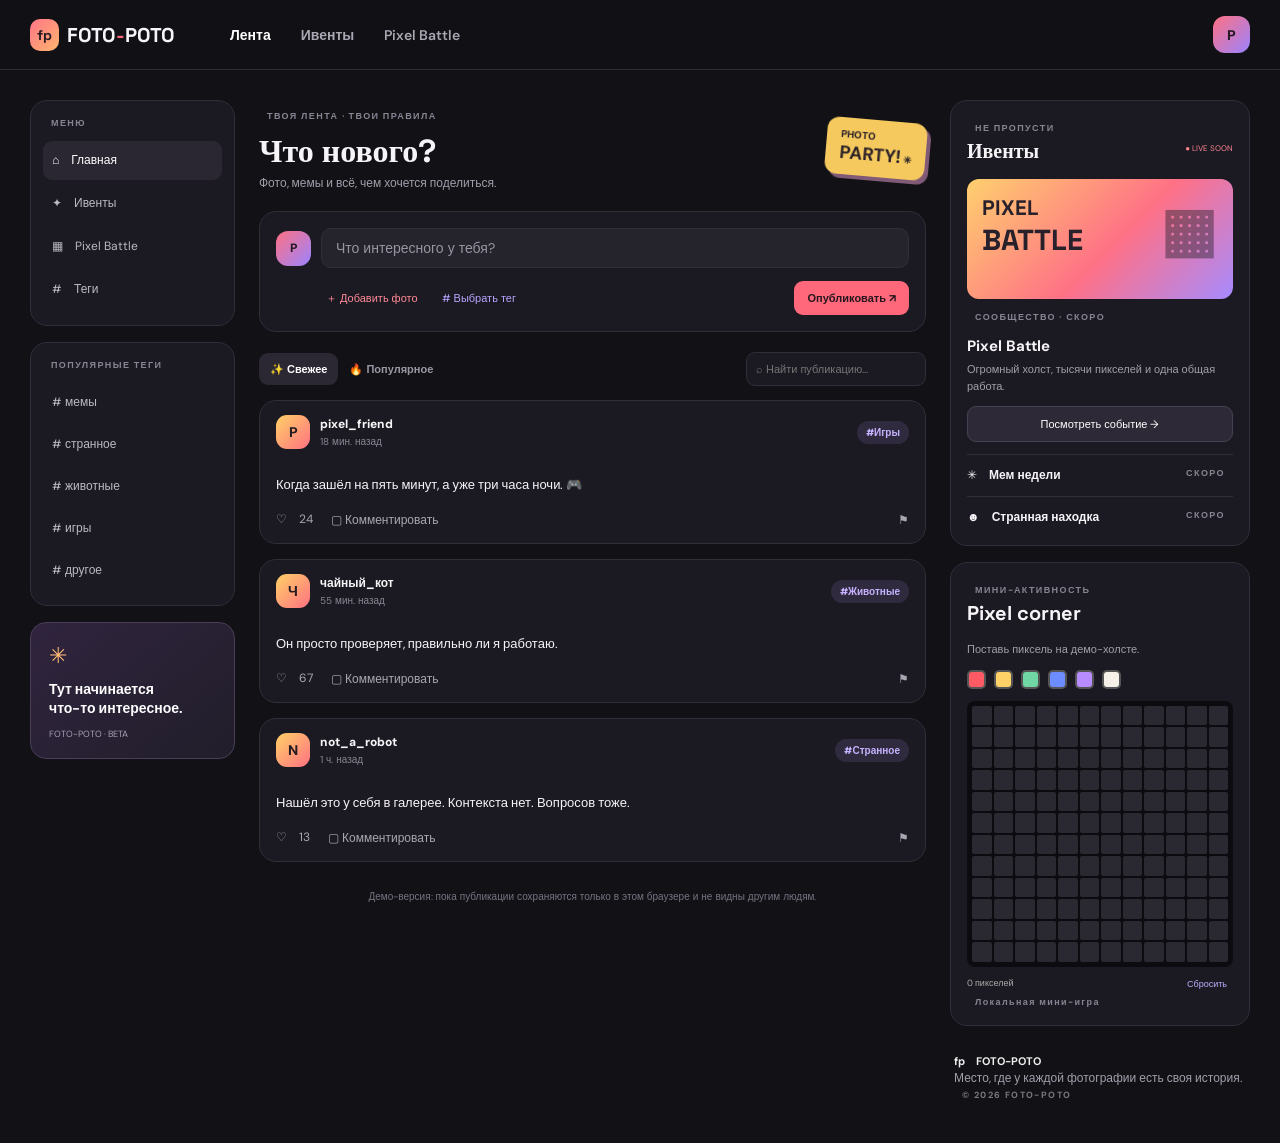
<file: foto-poto/index.html>
<!doctype html>
<html lang="ru"><head><meta charset="utf-8"><meta name="viewport" content="width=device-width,initial-scale=1"><meta name="theme-color" content="#111116"><meta name="description" content="FOTO-POTO — фото, мемы, теги и события."><title>FOTO-POTO — твоя фотолента</title><link rel="stylesheet" href="styles.css"></head>
<body>
<header class="topbar"><a class="brand" href="#"><span class="brand-icon">fp</span>FOTO<span class="dash">-</span>POTO</a><nav><a class="active" href="#feed">Лента</a><a href="#events">Ивенты</a><a href="#pixel">Pixel Battle</a></nav><button class="avatar" id="profileBtn">P</button></header>
<main class="layout"><aside class="left"><section class="side card"><small>МЕНЮ</small><a class="selected" href="#feed">⌂　Главная</a><a href="#events">✦　Ивенты</a><a href="#pixel">▦　Pixel Battle</a><a href="#tags">#　Теги</a></section><section class="side card" id="tags"><small>ПОПУЛЯРНЫЕ ТЕГИ</small><button data-filter="Мемы"># мемы</button><button data-filter="Странное"># странное</button><button data-filter="Животные"># животные</button><button data-filter="Игры"># игры</button><button data-filter="Другое"># другое</button></section><div class="side-note">✳<b>Тут начинается<br>что-то интересное.</b><small>FOTO-POTO · BETA</small></div></aside>
<section class="feed" id="feed"><div class="welcome"><div><small>ТВОЯ ЛЕНТА · ТВОИ ПРАВИЛА</small><h1>Что нового?</h1><p>Фото, мемы и всё, чем хочется поделиться.</p></div><div class="sticker">PHOTO<br><b>PARTY!</b> ✳</div></div>
<section class="composer card"><div class="compose-row"><div class="avatar mini">P</div><button id="openComposer" class="prompt">Что интересного у тебя?</button></div><div class="compose-actions"><button id="openComposer2">＋ Добавить фото</button><button id="tagFocus"># Выбрать тег</button><button class="publish" id="publishTop">Опубликовать ↗</button></div></section>
<div class="toolbar"><div><button class="tab active" data-sort="new">✨ Свежее</button><button class="tab" data-sort="popular">🔥 Популярное</button></div><input id="searchInput" placeholder="⌕ Найти публикацию..."></div><div id="activeFilter" class="filter-status hidden"><span id="filterName"></span><button id="clearFilter">×</button></div><div id="posts" class="posts"></div><div id="emptyFeed" class="empty hidden">📷<b>Пока здесь тихо</b><p>Добавь фотографию и начни историю.</p><button class="primary" id="emptyCreate">Создать публикацию</button></div><p class="demo-note">Демо-версия: пока публикации сохраняются только в этом браузере и не видны другим людям.</p></section>
<aside class="right"><section class="card event-card" id="events"><div class="section-top"><div><small>НЕ ПРОПУСТИ</small><h2>Ивенты</h2></div><span class="live">● LIVE SOON</span></div><div class="event-art">PIXEL<br><b>BATTLE</b><span>▦</span></div><small>СООБЩЕСТВО · СКОРО</small><h3>Pixel Battle</h3><p>Огромный холст, тысячи пикселей и одна общая работа.</p><button class="wide" id="joinPixel">Посмотреть событие →</button><div class="mini-event">✳　<b>Мем недели</b><small>СКОРО</small></div><div class="mini-event">☻　<b>Странная находка</b><small>СКОРО</small></div></section>
<section class="card pixel-card" id="pixel"><small>МИНИ-АКТИВНОСТЬ</small><h2>Pixel corner</h2><p>Поставь пиксель на демо-холсте.</p><div class="swatches" id="swatches"><button data-color="#ff5b65" style="background:#ff5b65"></button><button data-color="#ffd166" style="background:#ffd166"></button><button data-color="#70d6a4" style="background:#70d6a4"></button><button data-color="#6d8cff" style="background:#6d8cff"></button><button data-color="#b78cff" style="background:#b78cff"></button><button data-color="#f5f1e8" style="background:#f5f1e8"></button></div><div class="pixel-grid" id="pixelGrid"></div><div class="pixel-foot"><span id="pixelCount">0 пикселей</span><button id="clearPixels">Сбросить</button></div><small>Локальная мини-игра</small></section><div class="about"><b>fp　FOTO-POTO</b><p>Место, где у каждой фотографии есть своя история.</p><small>© 2026 FOTO-POTO</small></div></aside></main>
<dialog id="createDialog"><form id="postForm"><div class="dialog-head"><div><small>НОВАЯ ПУБЛИКАЦИЯ</small><h2>Покажи, что нашёл</h2></div><button type="button" id="closeCreate" class="close">×</button></div><label class="drop" id="dropZone" for="photoInput"><input id="photoInput" type="file" accept="image/*" hidden><span>＋</span><b>Выбери фотографию</b><small>JPG, PNG, WEBP или GIF · до 8 МБ</small><img id="imagePreview" class="preview hidden" alt="Предпросмотр"><small id="fileName"></small></label><label class="field-label" for="captionInput">Подпись</label><textarea id="captionInput" rows="3" maxlength="500" placeholder="Расскажи, что здесь происходит..."></textarea><label class="field-label" for="postTag">Тег публикации</label><select id="postTag"><option>Мемы</option><option>Странное</option><option>Животные</option><option>Игры</option><option>Природа</option><option>Другое</option></select><div class="safety">Можно использовать разговорные подписи, но запрещены сексуальные материалы, эксплуатация несовершеннолетних и шокирующие сцены.</div><div class="dialog-actions"><button type="button" id="cancelCreate">Отмена</button><button class="primary" type="submit">Опубликовать ↗</button></div></form></dialog>
<dialog id="profileDialog"><button class="close" id="closeProfile">×</button><div class="profile-avatar">P</div><small>ТВОЙ ПРОФИЛЬ</small><h2>Гость FOTO-POTO</h2><p>Аккаунты подключим в следующей версии. Тестовые публикации хранятся на этом устройстве.</p><button class="primary" id="profileOk">Понятно</button></dialog><div id="toast" class="toast"></div><script src="app.js"></script></body></html>
</file>
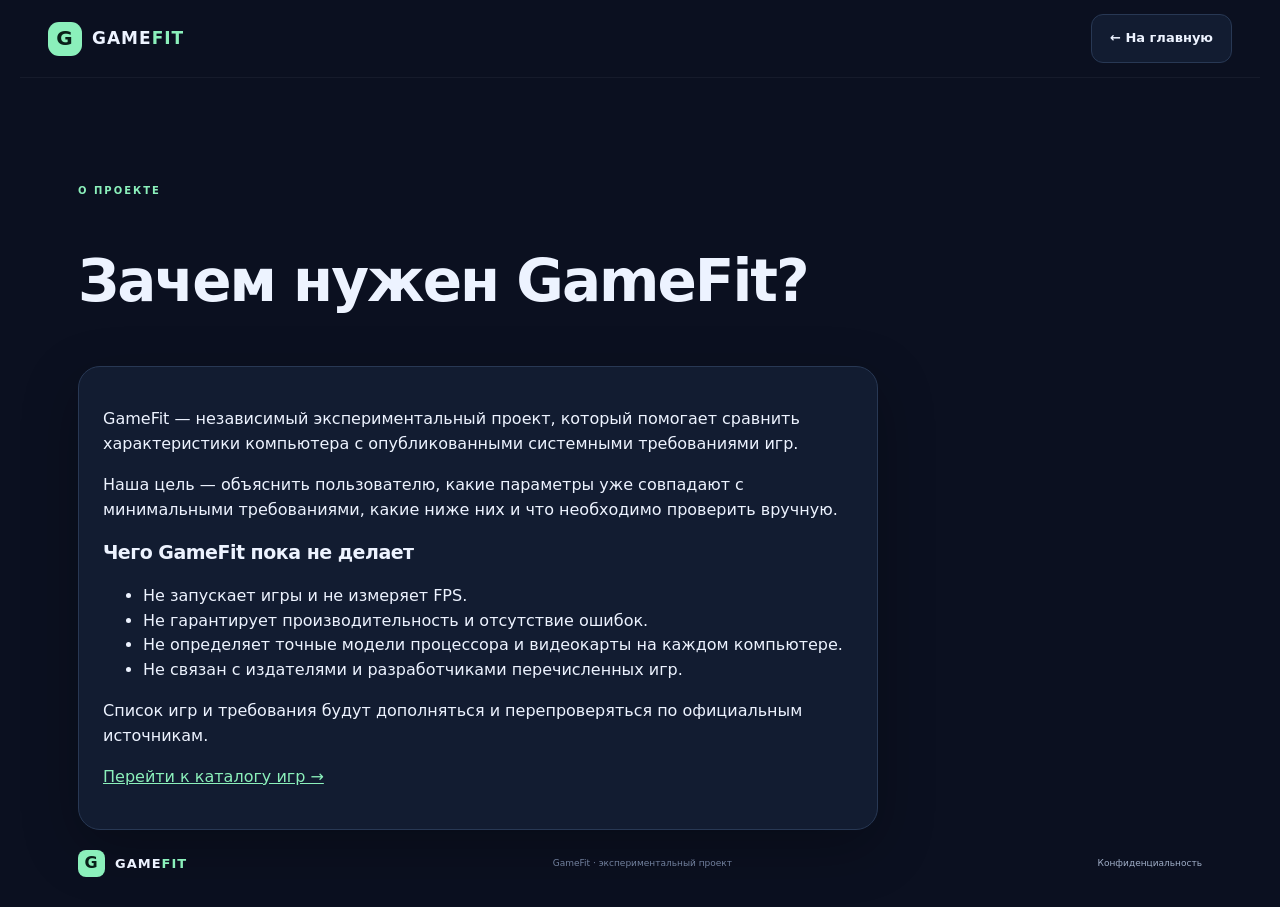
<file: about.html>
<!doctype html><html lang="ru"><head><meta charset="utf-8"><meta name="viewport" content="width=device-width,initial-scale=1"><meta name="theme-color" content="#0b1020"><title>О проекте — GameFit</title><link rel="icon" href="assets/icon.svg" type="image/svg+xml"><link rel="stylesheet" href="styles.css"></head><body><header class="topbar"><a class="brand" href="index.html"><span class="brand-mark">G</span><span>GAME<span class="brand-accent">FIT</span></span></a><a class="button secondary" href="index.html">← На главную</a></header><main class="section-wrap section-block"><div class="eyebrow">О ПРОЕКТЕ</div><h1 style="font-size:clamp(36px,6vw,58px);letter-spacing:-2px">Зачем нужен GameFit?</h1><div class="panel" style="max-width:800px;margin-top:25px"><p>GameFit — независимый экспериментальный проект, который помогает сравнить характеристики компьютера с опубликованными системными требованиями игр.</p><p>Наша цель — объяснить пользователю, какие параметры уже совпадают с минимальными требованиями, какие ниже них и что необходимо проверить вручную.</p><h3>Чего GameFit пока не делает</h3><ul><li>Не запускает игры и не измеряет FPS.</li><li>Не гарантирует производительность и отсутствие ошибок.</li><li>Не определяет точные модели процессора и видеокарты на каждом компьютере.</li><li>Не связан с издателями и разработчиками перечисленных игр.</li></ul><p>Список игр и требования будут дополняться и перепроверяться по официальным источникам.</p><p><a href="index.html#catalog" style="color:var(--accent);text-decoration:underline">Перейти к каталогу игр →</a></p></div></main><footer class="footer"><a class="brand" href="index.html"><span class="brand-mark">G</span><span>GAME<span class="brand-accent">FIT</span></span></a><span>GameFit · экспериментальный проект</span><a href="privacy.html">Конфиденциальность</a></footer></body></html>
</file>
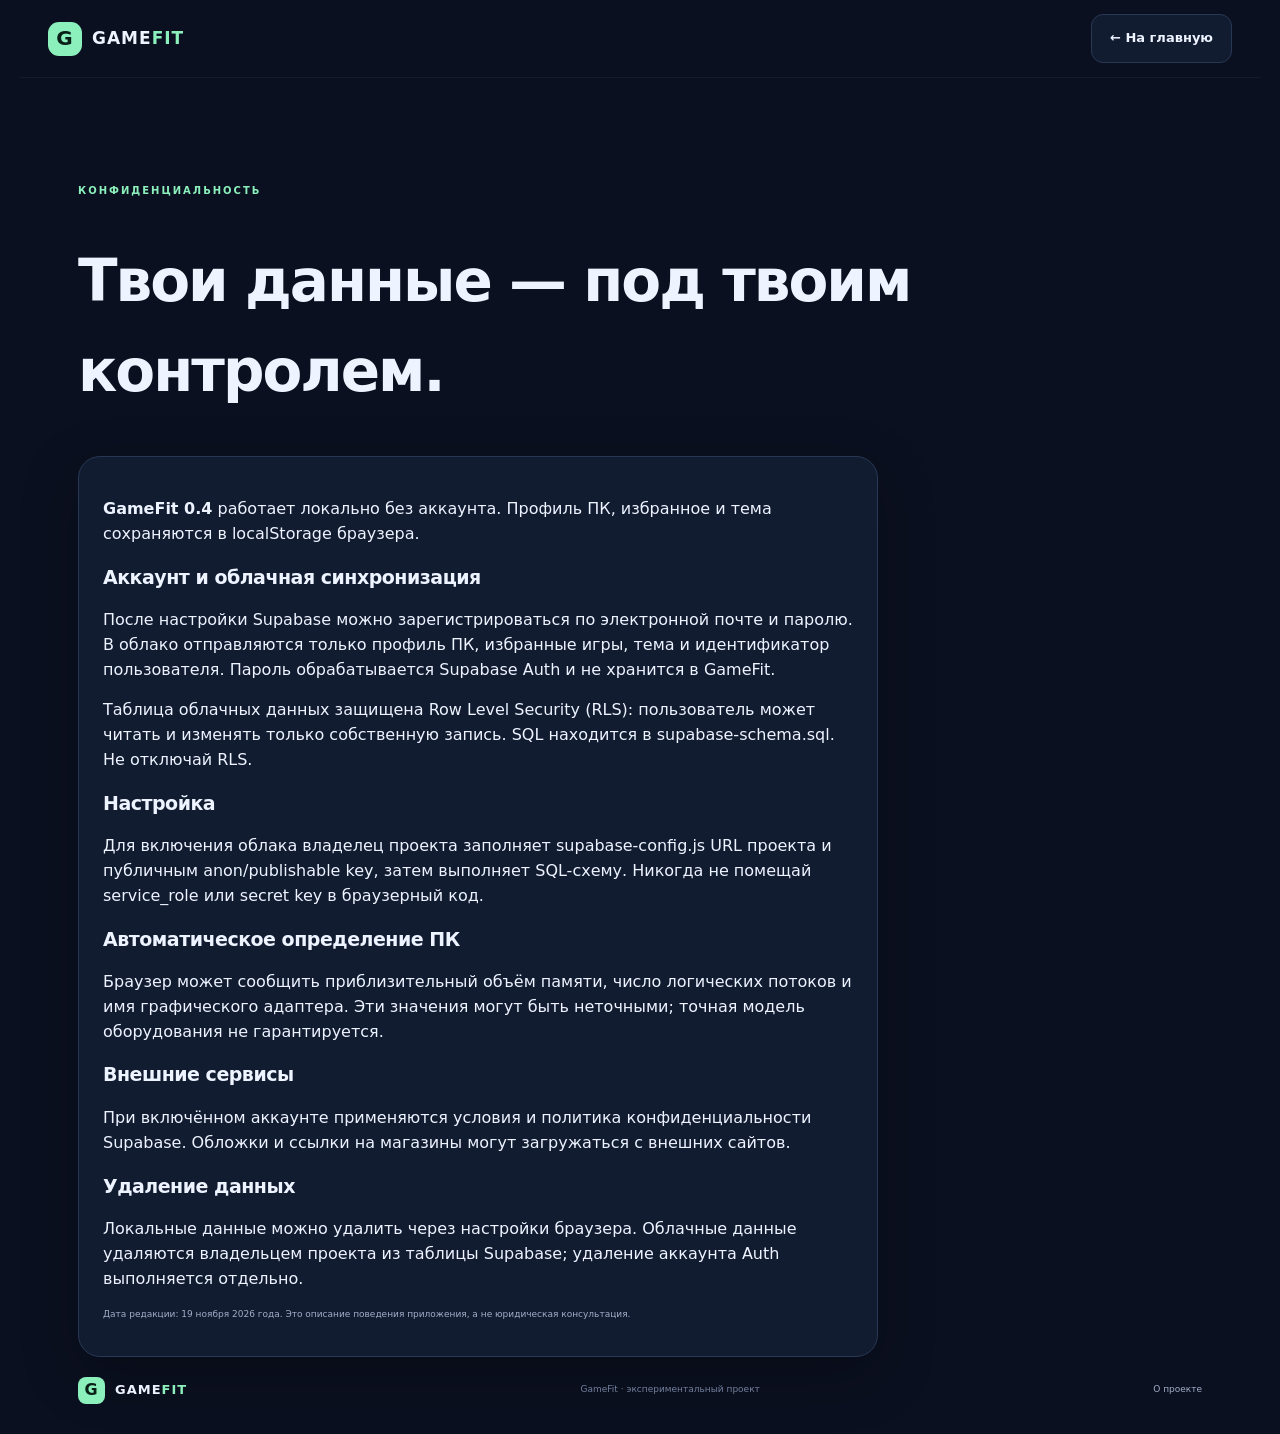
<file: privacy.html>
<!doctype html><html lang="ru"><head><meta charset="utf-8"><meta name="viewport" content="width=device-width,initial-scale=1"><meta name="theme-color" content="#0b1020"><title>Конфиденциальность — GameFit</title><link rel="icon" href="assets/icon.svg" type="image/svg+xml"><link rel="stylesheet" href="styles.css"></head><body><header class="topbar"><a class="brand" href="index.html"><span class="brand-mark">G</span><span>GAME<span class="brand-accent">FIT</span></span></a><a class="button secondary" href="index.html">← На главную</a></header><main class="section-wrap section-block"><div class="eyebrow">КОНФИДЕНЦИАЛЬНОСТЬ</div><h1 style="font-size:clamp(36px,6vw,58px);letter-spacing:-2px">Твои данные — под твоим контролем.</h1><div class="panel" style="max-width:800px;margin-top:25px"><p><b>GameFit 0.4</b> работает локально без аккаунта. Профиль ПК, избранное и тема сохраняются в localStorage браузера.</p><h3>Аккаунт и облачная синхронизация</h3><p>После настройки Supabase можно зарегистрироваться по электронной почте и паролю. В облако отправляются только профиль ПК, избранные игры, тема и идентификатор пользователя. Пароль обрабатывается Supabase Auth и не хранится в GameFit.</p><p>Таблица облачных данных защищена Row Level Security (RLS): пользователь может читать и изменять только собственную запись. SQL находится в supabase-schema.sql. Не отключай RLS.</p><h3>Настройка</h3><p>Для включения облака владелец проекта заполняет supabase-config.js URL проекта и публичным anon/publishable key, затем выполняет SQL-схему. Никогда не помещай service_role или secret key в браузерный код.</p><h3>Автоматическое определение ПК</h3><p>Браузер может сообщить приблизительный объём памяти, число логических потоков и имя графического адаптера. Эти значения могут быть неточными; точная модель оборудования не гарантируется.</p><h3>Внешние сервисы</h3><p>При включённом аккаунте применяются условия и политика конфиденциальности Supabase. Обложки и ссылки на магазины могут загружаться с внешних сайтов.</p><h3>Удаление данных</h3><p>Локальные данные можно удалить через настройки браузера. Облачные данные удаляются владельцем проекта из таблицы Supabase; удаление аккаунта Auth выполняется отдельно.</p><p class="muted small">Дата редакции: 19 ноября 2026 года. Это описание поведения приложения, а не юридическая консультация.</p></div></main><footer class="footer"><a class="brand" href="index.html"><span class="brand-mark">G</span><span>GAME<span class="brand-accent">FIT</span></span></a><span>GameFit · экспериментальный проект</span><a href="about.html">О проекте</a></footer></body></html>
</file>
<file: foto-poto/styles.css>
@import url('https://fonts.googleapis.com/css2?family=DM+Sans:wght@400;500;600;700;800&family=Space+Grotesk:wght@500;600;700&display=swap');:root{--bg:#111116;--panel:#1b1a22;--line:#302e39;--text:#f7f4f8;--muted:#a29eaa;--pink:#ff687b;--purple:#b49aff}*{box-sizing:border-box}body{margin:0;background:var(--bg);color:var(--text);font:14px 'DM Sans',sans-serif}button,input,textarea,select{font:inherit}button,a{cursor:pointer}a{color:inherit;text-decoration:none}.topbar{height:70px;position:sticky;top:0;z-index:5;background:#111116ed;backdrop-filter:blur(15px);border-bottom:1px solid var(--line);display:flex;align-items:center;padding:0 max(calc((100vw - 1400px)/2),30px);gap:55px}.brand{font:700 20px 'Space Grotesk';display:flex;align-items:center;gap:8px}.brand-icon{background:linear-gradient(135deg,#ff7588,#ffb56e);color:#241820;border-radius:10px;padding:7px;font-size:14px}.dash{color:var(--pink);margin:0 -8px}.topbar nav{display:flex;gap:30px;color:#aaa6b2;font-weight:600}.topbar nav a.active{color:white}.avatar{margin-left:auto;border:0;border-radius:12px;width:37px;height:37px;background:linear-gradient(135deg,#ff7182,#9b83ff);font-weight:800;color:#211820}.layout{max-width:1400px;margin:auto;padding:30px;display:grid;grid-template-columns:205px minmax(380px,1fr) 300px;gap:24px;align-items:start}.left,.right{position:sticky;top:92px;display:flex;flex-direction:column;gap:16px}.card,.side{background:var(--panel);border:1px solid var(--line);border-radius:17px}.side{padding:16px 12px;display:flex;flex-direction:column;gap:4px}.side small,.right small,.welcome small,.dialog-head small{font-size:9px;letter-spacing:1.4px;color:#898493;font-weight:800;padding:0 8px 8px}.side a,.side button{border:0;background:none;text-align:left;padding:11px 9px;color:#bcb8c4;border-radius:9px;font-size:12px}.side .selected,.side a:hover,.side button:hover{background:#2a2732;color:white}.side-note{background:linear-gradient(140deg,#30243e,#211e2a);border:1px solid #493d59;border-radius:16px;padding:18px;display:flex;flex-direction:column;gap:10px;color:#ffbd77;font-size:22px}.side-note b{font-size:14px;color:white;line-height:1.35}.side-note small{font-size:9px;color:#aaa1b7}.feed{min-width:0}.welcome{display:flex;align-items:center;justify-content:space-between;margin:5px 0 20px}.welcome h1{font:700 32px 'Space Grotesk';margin:8px 0 4px}.welcome p,.right p{color:var(--muted);margin:0;font-size:12px}.sticker{background:#f5c95e;color:#2a2027;padding:10px 14px;border-radius:12px;transform:rotate(5deg);font-size:10px;font-weight:800;box-shadow:4px 4px 0 #805a76}.sticker b{font-size:18px}.composer{padding:16px;margin-bottom:19px}.compose-row{display:flex;align-items:center;gap:10px}.mini{width:35px;height:35px;display:grid;place-items:center;font-size:12px}.prompt{height:40px;flex:1;text-align:left;border:1px solid var(--line);border-radius:10px;background:#25232c;color:#9994a2;padding:0 14px}.compose-actions{display:flex;align-items:center;gap:10px;margin:13px 0 0 43px}.compose-actions button{border:0;background:none;color:#c0b9cb;font-size:11px;padding:7px}.compose-actions button:first-child{color:#ff8996}.compose-actions button:nth-child(2){color:#b9a4ff}.compose-actions .publish{margin-left:auto;background:var(--pink);color:#25171d;border-radius:9px;padding:10px 13px;font-weight:800}.toolbar{display:flex;align-items:center;justify-content:space-between;margin:20px 0 14px;gap:10px}.tab{border:0;background:none;color:#9b97a3;padding:9px 11px;border-radius:9px;font-size:11px;font-weight:700}.tab.active{background:#2b2834;color:white}.toolbar input{width:180px;border:1px solid var(--line);background:#1b1a22;color:white;border-radius:9px;padding:9px;font-size:11px;outline:none}.posts{display:flex;flex-direction:column;gap:15px}.post{background:var(--panel);border:1px solid var(--line);border-radius:17px;overflow:hidden}.post-head{display:flex;align-items:center;gap:10px;padding:14px 16px}.post-user-avatar{width:34px;height:34px;border-radius:11px;display:grid;place-items:center;background:linear-gradient(135deg,#ffd166,#ff7182);color:#251b20;font-weight:800}.post-user{font-size:12px;font-weight:800}.post-time{font-size:10px;color:#898493;margin-top:3px}.post-tag{margin-left:auto;background:#302a3e;color:#c6b3ff;border-radius:20px;padding:5px 9px;font-size:10px;font-weight:700}.post img{display:block;width:100%;max-height:510px;object-fit:contain;background:#101015}.post-caption{padding:12px 16px 4px;line-height:1.55;font-size:13px;white-space:pre-wrap;overflow-wrap:anywhere}.post-actions{display:flex;align-items:center;gap:18px;padding:12px 16px 15px}.post-actions button{border:0;background:none;color:#aaa5b2;font-size:12px;padding:0}.post-actions .liked{color:#ff7588}.post-actions .report{margin-left:auto}.comments{padding:0 16px 12px;font-size:11px;color:#c7c2cd}.comment{margin:6px 0}.comment b{color:white;margin-right:7px}.comment-input{width:100%;padding:9px;border:1px solid var(--line);border-radius:9px;background:#24222b;color:white;margin-top:6px}.demo-note{text-align:center;color:#777381;font-size:10px;padding:18px}.empty{text-align:center;padding:50px;border:1px dashed #484251;border-radius:15px;color:#aaa}.empty b{display:block;color:white;margin:10px}.hidden{display:none!important}.filter-status{color:#c4b1ff;font-size:11px;margin-bottom:12px}.filter-status button{border:0;border-radius:50%;margin-left:8px;background:#302a3b;color:white}.right .card{padding:16px}.section-top{display:flex;align-items:center;justify-content:space-between}.section-top h2,.pixel-card h2{font:700 20px 'Space Grotesk';margin:3px 0 15px}.live{font-size:8px;color:#ff8492}.event-art{height:120px;border-radius:12px;background:linear-gradient(135deg,#ffd06e,#ff7186 55%,#a78bff);color:#28202b;padding:15px;font:700 21px 'Space Grotesk';position:relative}.event-art b{font-size:29px}.event-art span{position:absolute;right:16px;top:13px;font-size:60px;opacity:.45}.event-card>small{display:block;margin:12px 0 5px}.event-card h3{margin:0 0 5px;font-size:15px}.event-card p,.pixel-card p{font-size:11px;line-height:1.5;margin-bottom:12px}.wide{width:100%;background:#2d2936;color:white;border:1px solid #464052;border-radius:9px;padding:10px;font-size:11px}.mini-event{border-top:1px solid var(--line);padding-top:12px;margin-top:12px;font-size:12px}.mini-event small{float:right}.swatches{display:flex;gap:8px;margin:12px 0}.swatches button{width:19px;height:19px;border:2px solid #555;border-radius:5px}.swatches button.chosen{outline:2px solid white;outline-offset:2px}.pixel-grid{display:grid;grid-template-columns:repeat(12,1fr);gap:2px;background:#0c0c10;padding:5px;border-radius:8px}.pixel-cell{border:0;border-radius:2px;background:#2a2831;aspect-ratio:1;padding:0}.pixel-foot{display:flex;justify-content:space-between;color:#aaa;font-size:9px;margin-top:10px}.pixel-foot button{border:0;background:none;color:#c1adff;font-size:9px}.about{padding:12px 4px;color:#999;font-size:11px}.about b{color:#eee}.about p{line-height:1.5}.about small{color:#777}.primary{background:var(--pink);color:#25171d;border:0;border-radius:9px;padding:11px 14px;font-size:11px;font-weight:800}dialog{width:min(510px,calc(100vw - 25px));border:1px solid #494251;border-radius:18px;background:#1c1a22;color:white;padding:22px;max-height:90vh}dialog::backdrop{background:#000b;backdrop-filter:blur(4px)}.dialog-head{display:flex;justify-content:space-between}.dialog-head h2{font:700 23px 'Space Grotesk';margin:4px 0 16px}.close{border:0;background:#302d37;color:white;border-radius:8px;width:30px;height:30px;font-size:19px}.drop{border:1px dashed #665a70;border-radius:12px;min-height:145px;display:flex;flex-direction:column;align-items:center;justify-content:center;gap:7px;background:#26232d;padding:13px;cursor:pointer}.drop>span{font-size:24px;color:#ff8292}.drop b{font-size:12px}.drop small{color:#999;font-size:10px}.preview{max-width:100%;max-height:210px;object-fit:contain;border-radius:9px}.field-label{display:block;font-size:11px;font-weight:700;margin:14px 0 7px}textarea,select{width:100%;border:1px solid #403b49;border-radius:9px;background:#26232d;color:white;padding:10px;font-size:12px}textarea{resize:vertical}.safety{background:#332a26;border:1px solid #514237;border-radius:9px;color:#d6c0a8;padding:10px;font-size:10px;line-height:1.5;margin-top:14px}.dialog-actions{display:flex;justify-content:flex-end;gap:9px;margin-top:16px}.dialog-actions button:first-child{background:#34313b;color:white;border:0;border-radius:9px;padding:10px 14px}.profile-avatar{width:55px;height:55px;border-radius:18px;background:linear-gradient(135deg,#ff7182,#9b83ff);display:grid;place-items:center;font-size:23px;font-weight:800;margin:18px auto}.profile-dialog{text-align:center}.profile-dialog p{color:#aaa;line-height:1.6;font-size:12px}.toast{position:fixed;bottom:22px;left:50%;transform:translate(-50%,20px);background:#f4edf4;color:#211c24;padding:11px 17px;border-radius:10px;opacity:0;transition:.2s;pointer-events:none;z-index:10;font-size:12px}.toast.show{opacity:1;transform:translate(-50%,0)}@media(max-width:1100px){.layout{grid-template-columns:180px minmax(350px,1fr)}.right{grid-column:2;position:static;display:grid;grid-template-columns:1fr 1fr}.about{grid-column:1/-1}}@media(max-width:740px){.topbar{height:60px;padding:0 13px;gap:12px}.brand{font-size:16px}.topbar nav{margin-left:auto;gap:12px;font-size:10px}.layout{display:flex;flex-direction:column;padding:17px 12px}.left{position:static;width:100%}.left .side:first-child{display:flex;flex-direction:row;overflow:auto;gap:5px}.left .side:first-child small,.left .side:nth-child(2),.side-note{display:none}.side a{white-space:nowrap;font-size:10px;padding:9px}.feed,.right{width:100%}.right{display:flex}.welcome h1{font-size:27px}.sticker{font-size:8px}.compose-actions{margin-left:0;gap:2px}.compose-actions button{font-size:9px;padding:7px 5px}.compose-actions .publish{padding:9px}.toolbar{align-items:stretch;flex-direction:column}.toolbar input{width:100%}.post img{max-height:420px}}
</file>
<file: styles.css>
:root{--bg:#0b1020;--bg2:#0e1629;--panel:#121c31;--panel2:#17243c;--text:#edf3ff;--muted:#a0aec7;--subtle:#71809d;--line:#283854;--accent:#8bf0bb;--accent2:#83b8ff;--danger:#ff8797;--yellow:#ffd27a;--shadow:0 18px 55px #0004;--radius:22px}
*{box-sizing:border-box}html{scroll-behavior:smooth;scroll-padding-top:90px}body{margin:0;background:var(--bg);color:var(--text);font-family:Manrope,system-ui,-apple-system,Segoe UI,sans-serif;line-height:1.55;overflow-x:hidden}body.light{--bg:#f2f6fc;--bg2:#eaf0f8;--panel:#fff;--panel2:#f5f8fd;--text:#15223b;--muted:#596b87;--subtle:#7888a2;--line:#d9e2ef;--accent:#087b53;--accent2:#2868bc;--shadow:0 18px 55px #26395612}a{color:inherit;text-decoration:none}button,input,select{font:inherit}.bg-glow{position:absolute;pointer-events:none;border-radius:50%;filter:blur(80px);opacity:.17;z-index:-1}.glow-a{width:500px;height:500px;background:#267a91;top:70px;right:-140px}.glow-b{width:400px;height:400px;background:#2b5cab;top:870px;left:-170px}.topbar{height:78px;max-width:1240px;margin:auto;padding:0 28px;display:flex;align-items:center;justify-content:space-between;gap:20px;border-bottom:1px solid #ffffff0c;position:relative;z-index:3}.brand{display:flex;align-items:center;gap:10px;font-size:17px;font-weight:800;letter-spacing:1px}.brand-mark{width:34px;height:34px;border-radius:11px;background:var(--accent);color:#092019;display:grid;place-items:center;font-size:20px;font-weight:900}.brand-accent{color:var(--accent)}.nav{display:flex;gap:30px;color:var(--muted);font-size:13px;font-weight:700}.nav a:hover,.footer a:hover{color:var(--accent)}.top-actions{display:flex;gap:10px;align-items:center}.icon-button,.menu-button{width:39px;height:39px;border-radius:12px;background:var(--panel);border:1px solid var(--line);color:var(--text);cursor:pointer}.menu-button{display:none}.install-button{border:1px solid var(--line);background:var(--panel);color:var(--text);border-radius:10px;padding:9px 12px;font-size:12px;font-weight:800;cursor:pointer}.section-wrap{max-width:1180px;margin-left:auto;margin-right:auto;padding-left:28px;padding-right:28px}.hero{min-height:570px;padding-top:80px;padding-bottom:70px;display:grid;grid-template-columns:1.1fr .9fr;align-items:center;gap:40px}.eyebrow{font-size:10px;font-weight:800;letter-spacing:2px;color:var(--accent);display:flex;align-items:center;gap:9px}.pulse-dot{height:7px;width:7px;border-radius:50%;background:var(--accent);box-shadow:0 0 0 5px #8bf0bb18}.hero h1{font-size:clamp(48px,6.2vw,78px);line-height:1.04;letter-spacing:-4px;margin:22px 0 20px;font-weight:800}.gradient-text{background:linear-gradient(90deg,var(--accent),var(--accent2));background-clip:text;color:transparent}.hero-lead{max-width:580px;font-size:16px;color:var(--muted);line-height:1.8}.hero-actions{display:flex;gap:12px;margin-top:29px;flex-wrap:wrap}.button{border:0;border-radius:12px;padding:13px 18px;display:inline-flex;align-items:center;justify-content:center;gap:17px;font-weight:800;font-size:13px;cursor:pointer;transition:transform .18s,filter .18s}.button:hover{transform:translateY(-2px);filter:brightness(1.06)}.button.primary{background:var(--accent);color:#0a2118;box-shadow:0 8px 25px #8bf0bb22}.button.secondary{border:1px solid var(--line);background:var(--panel);color:var(--text)}.button.mini{padding:9px 12px;font-size:11px;white-space:nowrap}.button.full{width:100%;margin-top:18px}.trust-row{display:flex;gap:19px;flex-wrap:wrap;margin-top:28px;color:var(--subtle);font-size:10px;font-weight:700}.trust-row span:first-child{color:var(--accent)}.hero-visual{min-height:400px;display:grid;place-items:center;position:relative}.orbit{position:absolute;border:1px solid #8bf0bb1f;border-radius:50%;transform:rotate(-25deg)}.orbit-one{width:390px;height:250px}.orbit-two{width:460px;height:310px;transform:rotate(35deg)}.device-card{width:270px;min-height:340px;padding:20px 23px;background:linear-gradient(150deg,#1b2b45,#0d1728);border:1px solid #49617c;border-radius:22px;box-shadow:0 35px 90px #0008;transform:rotate(5deg);position:relative;z-index:1}.device-top{display:flex;gap:5px;align-items:center;border-bottom:1px solid #ffffff16;padding-bottom:13px}.tiny-dot{width:5px;height:5px;background:#7c91ad;border-radius:50%}.device-label{font-size:8px;letter-spacing:1.4px;color:#8ba1bd;margin-left:auto}.device-chip{font-size:35px;color:var(--accent);margin-top:18px}.device-title{font-size:29px;font-weight:800;line-height:1.08;letter-spacing:1px;margin:2px 0 23px}.device-line{display:flex;justify-content:space-between;border-bottom:1px solid #ffffff15;padding:8px 0;font-size:8px;color:#9eb0c8;letter-spacing:1px}.device-line b{color:#d7e6f7;letter-spacing:2px}.device-bottom{display:flex;align-items:center;gap:10px;margin-top:20px;color:var(--accent);font-size:8px;letter-spacing:1.4px;font-weight:800}.scan-ring{height:25px;width:25px;border-radius:50%;border:1px solid var(--accent);display:grid;place-items:center;font-size:13px}.float-chip{position:absolute;background:#14243a;border:1px solid #344d68;border-radius:12px;padding:11px 14px;font-size:10px;font-weight:800;box-shadow:var(--shadow);z-index:2}.chip-top{top:45px;right:0;transform:rotate(4deg)}.chip-bottom{bottom:47px;left:0;transform:rotate(-4deg)}.stats{display:grid;grid-template-columns:repeat(4,1fr);border-top:1px solid var(--line);border-bottom:1px solid var(--line);padding-top:21px;padding-bottom:21px}.stats div{display:flex;align-items:center;gap:12px;border-right:1px solid var(--line);padding:0 18px}.stats div:first-child{padding-left:0}.stats div:last-child{border:0}.stats b{font-size:20px;color:var(--accent)}.stats span{font-size:10px;color:var(--muted);font-weight:700}.section-block{padding-top:105px}.section-heading{display:flex;justify-content:space-between;align-items:end;gap:30px;margin-bottom:30px}.section-heading h2,.about-strip h2{font-size:clamp(30px,4vw,43px);letter-spacing:-1.8px;line-height:1.13;margin:12px 0 0}.section-heading>p{max-width:420px;color:var(--muted);font-size:12px;margin:0 0 4px;line-height:1.8}.checker-layout{display:grid;grid-template-columns:1.45fr .75fr;gap:17px}.panel{background:var(--panel);border:1px solid var(--line);border-radius:var(--radius);padding:24px;box-shadow:var(--shadow)}.panel-head{display:flex;justify-content:space-between;align-items:center;margin-bottom:19px}.panel-kicker{color:var(--accent);font-size:9px;font-weight:800;letter-spacing:1.7px}.panel h3{font-size:19px;margin:4px 0 0;letter-spacing:-.5px}.save-state{font-size:9px;color:var(--accent);font-weight:700}.detect-box{display:flex;align-items:center;gap:12px;background:var(--panel2);border:1px solid var(--line);padding:12px;border-radius:14px;margin-bottom:20px}.detect-icon{width:36px;height:36px;border-radius:11px;background:#8bf0bb18;color:var(--accent);display:grid;place-items:center;font-size:21px}.detect-copy{flex:1;min-width:0}.detect-copy b{display:block;font-size:11px}.detect-copy span{display:block;font-size:9px;color:var(--muted);line-height:1.5;margin-top:2px}.form-grid{display:grid;grid-template-columns:1fr 1fr;gap:13px 15px}.field{display:block;min-width:0}.field>span{display:block;font-size:10px;color:var(--muted);font-weight:800;margin-bottom:6px}.field input,.field select,.search-wrap input{width:100%;border:1px solid var(--line);background:var(--bg2);color:var(--text);padding:11px 12px;border-radius:10px;font-size:11px;outline:0;min-width:0}.field input:focus,.field select:focus,.search-wrap input:focus{border-color:var(--accent);box-shadow:0 0 0 3px #8bf0bb18}.field input::placeholder,.search-wrap input::placeholder{color:var(--subtle)}.field small{display:block;color:var(--subtle);font-size:8px;margin-top:4px;line-height:1.4}.form-actions{display:flex;align-items:center;gap:17px;margin-top:20px}.form-actions .button{min-width:165px}.text-button{border:0;background:none;color:var(--muted);font-size:10px;font-weight:800;cursor:pointer}.text-button:hover{color:var(--danger)}.privacy-note{margin-top:17px;color:var(--subtle);font-size:9px;line-height:1.7}.detect-output{padding:11px 13px;background:#8bf0bb12;border:1px solid #8bf0bb33;border-radius:11px;color:var(--muted);font-size:10px;margin-top:13px}.selected-panel{display:flex;flex-direction:column}.selected-panel h3{font-size:21px;margin:6px 0 18px}.selected-panel .field{margin-top:3px}.selected-game-art{height:120px;border-radius:15px;background:radial-gradient(circle at 75% 25%,#3c7a78,#213a55 43%,#15233b);display:grid;place-items:center;margin-top:17px;font-size:48px;position:relative;overflow:hidden}.selected-game-art:after{content:"";position:absolute;width:170px;height:170px;border:1px solid #ffffff22;border-radius:50%;right:-23px;top:-55px}.selected-panel h4{margin:13px 0 2px;font-size:15px}.muted{color:var(--muted)}.selected-panel p{font-size:10px;margin:0;line-height:1.7}.small-divider{height:1px;background:var(--line);margin:18px 0}.mini-tip{display:flex;gap:9px;align-items:start}.mini-tip span{font-size:16px}.mini-tip p{font-size:9px;color:var(--muted)}.mini-tip a{color:var(--accent);text-decoration:underline}.result-panel{margin-top:17px;background:var(--panel);border:1px solid var(--line);border-radius:19px;padding:23px;box-shadow:var(--shadow)}.result-head{display:flex;align-items:start;justify-content:space-between;gap:15px}.result-head h3{font-size:20px;margin:5px 0}.result-summary{font-size:11px;color:var(--muted);max-width:750px}.result-badge{padding:8px 11px;border-radius:9px;font-size:9px;font-weight:800;white-space:nowrap}.badge-good{background:#103e30;color:var(--accent)}.badge-warn{background:#44361d;color:var(--yellow)}.badge-bad{background:#471f2a;color:var(--danger)}.check-grid{display:grid;grid-template-columns:repeat(4,1fr);gap:9px;margin-top:18px}.check-item{border:1px solid var(--line);border-radius:12px;padding:12px;background:var(--bg2)}.check-item span{display:block;color:var(--subtle);font-size:9px}.check-item b{display:block;font-size:11px;margin-top:5px}.check-item.good b{color:var(--accent)}.check-item.bad b{color:var(--danger)}.check-item.unknown b{color:var(--yellow)}.result-foot{font-size:9px;color:var(--subtle);line-height:1.7;margin-top:15px}.catalog-tools{display:flex;justify-content:space-between;gap:15px;align-items:center;margin-bottom:21px}.search-wrap{width:min(310px,100%);position:relative}.search-wrap span{position:absolute;left:13px;top:6px;color:var(--muted);font-size:20px}.search-wrap input{padding-left:39px}.filter-row{display:flex;gap:7px;flex-wrap:wrap}.filter-chip{border:1px solid var(--line);border-radius:99px;background:var(--panel);color:var(--muted);font-size:9px;font-weight:800;padding:8px 12px;cursor:pointer}.filter-chip.active,.filter-chip:hover{color:#0a2118;background:var(--accent);border-color:var(--accent)}.game-grid{display:grid;grid-template-columns:repeat(3,1fr);gap:14px}.game-card{background:var(--panel);border:1px solid var(--line);border-radius:17px;overflow:hidden;transition:transform .2s,border-color .2s;min-width:0}.game-card:hover{transform:translateY(-4px);border-color:#6d9f9a}.game-banner{height:115px;display:flex;align-items:center;justify-content:space-between;padding:17px;position:relative;overflow:hidden}.game-banner:after{content:"";position:absolute;width:155px;height:155px;border:1px solid #ffffff27;border-radius:50%;right:-30px;top:-77px;box-shadow:0 0 0 18px #ffffff08,0 0 0 38px #ffffff05}.game-emoji{font-size:38px;filter:drop-shadow(0 8px 12px #0005)}.game-type{font-size:8px;font-weight:800;letter-spacing:1px;color:#ffffffc9;background:#0a1024a0;padding:6px 9px;border-radius:99px;z-index:1}.game-content{padding:15px}.game-content h3{font-size:15px;margin:0 0 5px}.game-content p{font-size:9px;color:var(--muted);min-height:32px;margin:0;line-height:1.6}.game-meta{display:flex;gap:7px;flex-wrap:wrap;margin-top:13px}.meta-pill{font-size:8px;color:var(--muted);background:var(--panel2);border:1px solid var(--line);padding:5px 7px;border-radius:7px}.game-actions{display:flex;align-items:center;justify-content:space-between;margin-top:14px}.game-actions .button{padding:9px 11px;font-size:9px}.favorite-btn{width:32px;height:32px;border:1px solid var(--line);border-radius:9px;background:var(--panel2);color:var(--muted);cursor:pointer;font-size:16px}.favorite-btn.active{color:#ffca69;border-color:#80612d;background:#463719}.empty-state{text-align:center;padding:40px;color:var(--muted)}.empty-state span{display:block;font-size:30px}.empty-state b{color:var(--text)}.empty-state p{font-size:11px}.how-grid{display:grid;grid-template-columns:repeat(3,1fr);gap:13px}.how-card{position:relative;background:var(--panel);border:1px solid var(--line);border-radius:16px;padding:20px;overflow:hidden}.how-number{position:absolute;right:17px;top:7px;font-size:42px;font-weight:800;color:var(--text);opacity:.05}.how-icon{font-size:25px;color:var(--accent);margin:5px 0 17px}.how-card h3{font-size:14px;margin:0 0 7px}.how-card p{font-size:10px;color:var(--muted);line-height:1.8;margin:0}.help-grid{display:grid;grid-template-columns:1fr 1fr;gap:14px;margin-top:14px}.help-panel h3{font-size:17px;margin:8px 0 13px}.help-panel ol{padding-left:19px;margin:0}.help-panel li{font-size:10px;color:var(--muted);margin:7px 0}.help-panel code{background:var(--panel2);border:1px solid var(--line);padding:2px 5px;border-radius:5px;color:var(--accent)}.small{font-size:9px;line-height:1.7}.legend-item{display:flex;gap:10px;align-items:start;margin:14px 0}.legend-dot{width:9px;height:9px;border-radius:50%;margin-top:5px;flex:0 0 auto}.legend-dot.good{background:var(--accent)}.legend-dot.bad{background:var(--danger)}.legend-dot.neutral{background:var(--yellow)}.legend-item b{font-size:10px}.legend-item p{font-size:9px;color:var(--muted);margin:3px 0 0}.about-strip{margin-top:100px;margin-bottom:55px;padding-top:40px;padding-bottom:40px;border-top:1px solid var(--line);border-bottom:1px solid var(--line);display:flex;align-items:center;justify-content:space-between;gap:25px}.about-strip p{font-size:11px;color:var(--muted);max-width:470px}.footer{max-width:1180px;margin:auto;padding:20px 28px 30px;display:flex;justify-content:space-between;align-items:center;gap:20px;color:var(--subtle);font-size:9px}.footer .brand{font-size:13px;color:var(--text)}.footer .brand-mark{width:27px;height:27px;font-size:16px;border-radius:8px}.footer a{color:var(--muted)}.toast{position:fixed;bottom:22px;left:50%;transform:translate(-50%,15px);padding:11px 16px;border-radius:12px;background:#e5f8ed;color:#0a3021;font-size:11px;font-weight:800;box-shadow:var(--shadow);opacity:0;pointer-events:none;transition:.25s;z-index:9;max-width:calc(100% - 30px);text-align:center}.toast.show{opacity:1;transform:translate(-50%,0)}.hidden{display:none!important}
@media(max-width:900px){.hero{grid-template-columns:1fr .8fr}.checker-layout{grid-template-columns:1fr}.selected-panel{display:grid;grid-template-columns:1fr 1fr;column-gap:18px}.selected-panel .panel-kicker,.selected-panel h3,.selected-panel .field,.selected-panel .selected-game-art,.selected-panel h4,.selected-panel p,.selected-panel .button,.selected-panel .small-divider,.selected-panel .mini-tip{grid-column:1/-1}.game-grid{grid-template-columns:repeat(2,1fr)}.stats{grid-template-columns:repeat(2,1fr);row-gap:16px}.stats div:nth-child(2){border:0}.stats div:nth-child(3){padding-left:0}}
@media(max-width:650px){.topbar{padding:0 17px;height:67px}.nav{display:none;position:absolute;top:66px;left:12px;right:12px;background:var(--panel);border:1px solid var(--line);border-radius:14px;padding:15px;box-shadow:var(--shadow);flex-direction:column;gap:14px}.nav.open{display:flex}.menu-button{display:block}.install-button{display:none!important}.section-wrap{padding-left:17px;padding-right:17px}.hero{padding-top:54px;padding-bottom:50px;grid-template-columns:1fr;gap:5px}.hero h1{font-size:55px;letter-spacing:-3px}.hero-visual{min-height:350px;transform:scale(.9);margin-top:-5px}.stats{padding-left:17px;padding-right:17px}.stats div{padding:0 8px}.stats span{font-size:9px}.section-block{padding-top:75px}.section-heading{display:block}.section-heading>p{margin-top:13px}.panel{padding:17px}.form-grid{grid-template-columns:1fr}.selected-panel{display:flex}.catalog-tools{display:block}.search-wrap{width:100%;margin-bottom:13px}.game-grid{grid-template-columns:1fr 1fr;gap:9px}.game-banner{height:86px;padding:11px}.game-emoji{font-size:29px}.game-content{padding:11px}.game-content h3{font-size:12px}.game-content p{font-size:8px;min-height:46px}.game-actions .button{font-size:8px;padding:8px}.filter-row{gap:5px}.filter-chip{font-size:8px;padding:7px 9px}.how-grid,.help-grid{grid-template-columns:1fr}.about-strip{display:block;margin-top:70px}.about-strip .button{margin-top:10px}.footer{padding:20px 17px;flex-wrap:wrap}.footer>span:nth-child(2){order:3;width:100%}.result-head{display:block}.result-badge{display:inline-block;margin-top:10px}.check-grid{grid-template-columns:1fr 1fr}.trust-row{gap:10px}.detect-box{align-items:flex-start;flex-wrap:wrap}.detect-copy{width:calc(100% - 54px)}.detect-box .button{margin-left:48px}}

/* Details and comparison result panels */
.detail-head{display:flex;justify-content:space-between;align-items:flex-start;gap:18px}.detail-head h3{font-size:21px;margin:6px 0}.detail-head .result-summary a{color:var(--accent);text-decoration:underline}.requirements-columns{display:grid;grid-template-columns:1fr 1fr;gap:13px;margin-top:19px}.requirement-card{background:var(--bg2);border:1px solid var(--line);border-radius:14px;padding:16px;min-width:0}.requirement-card h4{font-size:13px;margin:0 0 12px}.req-row{display:flex;justify-content:space-between;align-items:flex-start;gap:13px;padding:9px 0;border-top:1px solid var(--line)}.req-row span{font-size:9px;color:var(--muted);flex:0 0 90px}.req-row b{font-size:9px;text-align:right;line-height:1.55}.requirement-note{font-size:9px;color:var(--muted);line-height:1.7;margin:12px 0 0}.check-item p{font-size:8px;line-height:1.55;color:var(--muted);margin:6px 0 0}.result-next{margin-top:17px;border:1px solid var(--line);background:var(--panel2);border-radius:13px;padding:14px}.result-next>b{font-size:11px}.result-next p{font-size:9px;color:var(--muted);line-height:1.7;margin:5px 0 12px}.result-buttons{display:flex;gap:9px;flex-wrap:wrap}.result-buttons .button{font-size:9px;padding:9px 12px}
@media(max-width:650px){.requirements-columns{grid-template-columns:1fr}.detail-head{display:block}.detail-head .text-button{margin-top:12px}.req-row span{flex-basis:82px}}


/* GameFit 0.3 — real game artwork in catalogue cards and quick preview */
.game-banner{isolation:isolate}
.game-banner:after{z-index:1;pointer-events:none}
.game-art-image{position:absolute;inset:0;width:100%;height:100%;object-fit:cover;object-position:center;z-index:0;transition:transform .35s ease}
.game-card:hover .game-art-image{transform:scale(1.04)}
.game-banner:before{content:"";position:absolute;inset:35% 0 0;background:linear-gradient(0deg,#08101dcc,transparent);z-index:1;pointer-events:none}
.game-emoji{position:absolute;left:16px;bottom:12px;z-index:0;opacity:.55}
.game-type{position:relative;z-index:2}
.selected-game-art{isolation:isolate}
.selected-game-art img{position:absolute;inset:0;width:100%;height:100%;object-fit:cover;z-index:0}
.selected-game-art:before{content:"";position:absolute;inset:35% 0 0;background:linear-gradient(0deg,#08101dcc,transparent);z-index:1}
.selected-game-art .preview-fallback{position:absolute;left:14px;bottom:8px;z-index:2;font-size:22px;opacity:.9}

/* GameFit 0.4 account panel */
.account-section{padding-top:18px;padding-bottom:10px}
.auth-panel{display:grid;grid-template-columns:1.1fr 1fr;gap:20px;align-items:center}
.auth-panel h2{font-size:clamp(20px,3vw,29px);margin:8px 0}
.auth-panel .muted{font-size:11px;line-height:1.7;max-width:540px}
.auth-fields{display:grid;grid-template-columns:1fr 1fr;gap:10px}
.google-signin{width:100%;min-height:46px;display:flex;align-items:center;justify-content:center;gap:11px;background:#fff;color:#202124;border:1px solid #dadce0;font-weight:700;box-shadow:0 2px 5px #00000012}
.google-signin:hover{background:#f8faff;filter:none}
.google-mark{font-size:21px;font-weight:800;color:#4285f4;font-family:Arial,sans-serif}
.auth-divider{display:flex;align-items:center;gap:12px;color:var(--muted);font-size:10px;margin:14px 0}
.auth-divider:before,.auth-divider:after{content:"";height:1px;background:var(--line);flex:1}

.auth-fields .field input{width:100%;min-width:0}
.auth-status{grid-column:1/-1;font-size:10px;color:var(--muted);line-height:1.6;margin:4px 0 0}
.account-link{white-space:nowrap}
@media(max-width:760px){.auth-panel{grid-template-columns:1fr}.auth-fields{grid-template-columns:1fr}.account-link{display:none}}


/* Меню профиля после входа */
.profile-menu{position:relative;display:flex;align-items:center}
.profile-avatar{width:38px;height:38px;border:1px solid rgba(130,160,220,.35);border-radius:50%;background:linear-gradient(135deg,#667eea,#5363c8);color:#fff;font:700 15px/1 inherit;cursor:pointer;display:grid;place-items:center;box-shadow:0 5px 16px rgba(40,70,160,.22);transition:transform .18s ease,filter .18s ease}
.profile-avatar:hover{transform:translateY(-1px);filter:brightness(1.08)}
.profile-dropdown{position:absolute;z-index:50;right:0;top:calc(100% + 12px);width:min(260px,calc(100vw - 32px));padding:16px;border:1px solid var(--line);border-radius:16px;background:var(--panel);box-shadow:0 18px 45px rgba(0,0,0,.28)}
.profile-dropdown-title{font-weight:700;margin-bottom:8px}
.profile-email{font-size:13px;overflow-wrap:anywhere;color:var(--muted);margin-bottom:14px}
.profile-logout{width:100%;padding:10px 12px;border:1px solid rgba(240,100,110,.3);border-radius:10px;background:rgba(220,70,80,.1);color:var(--text);font:inherit;text-align:left;cursor:pointer}
.profile-logout:hover{background:rgba(220,70,80,.18)}
@media(max-width:760px){.profile-avatar{width:34px;height:34px}.profile-dropdown{right:-8px}}
</file>
